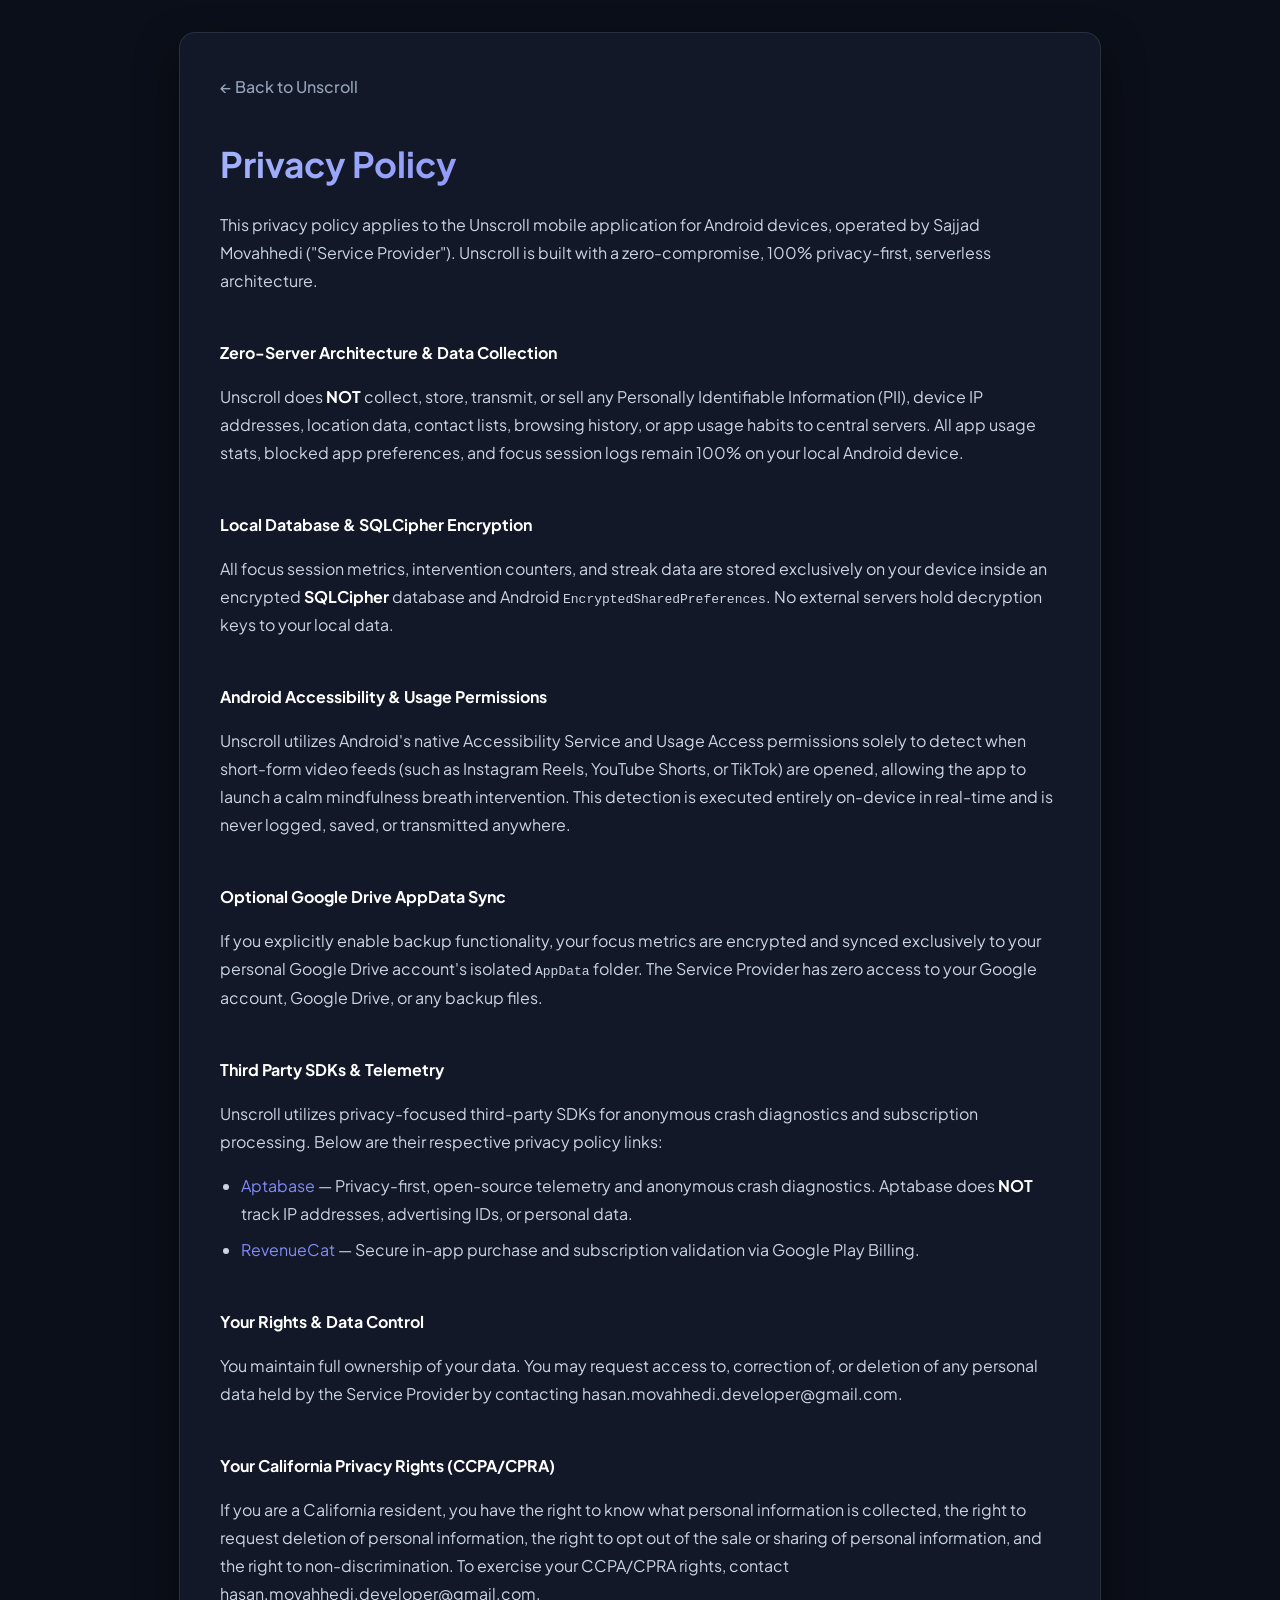
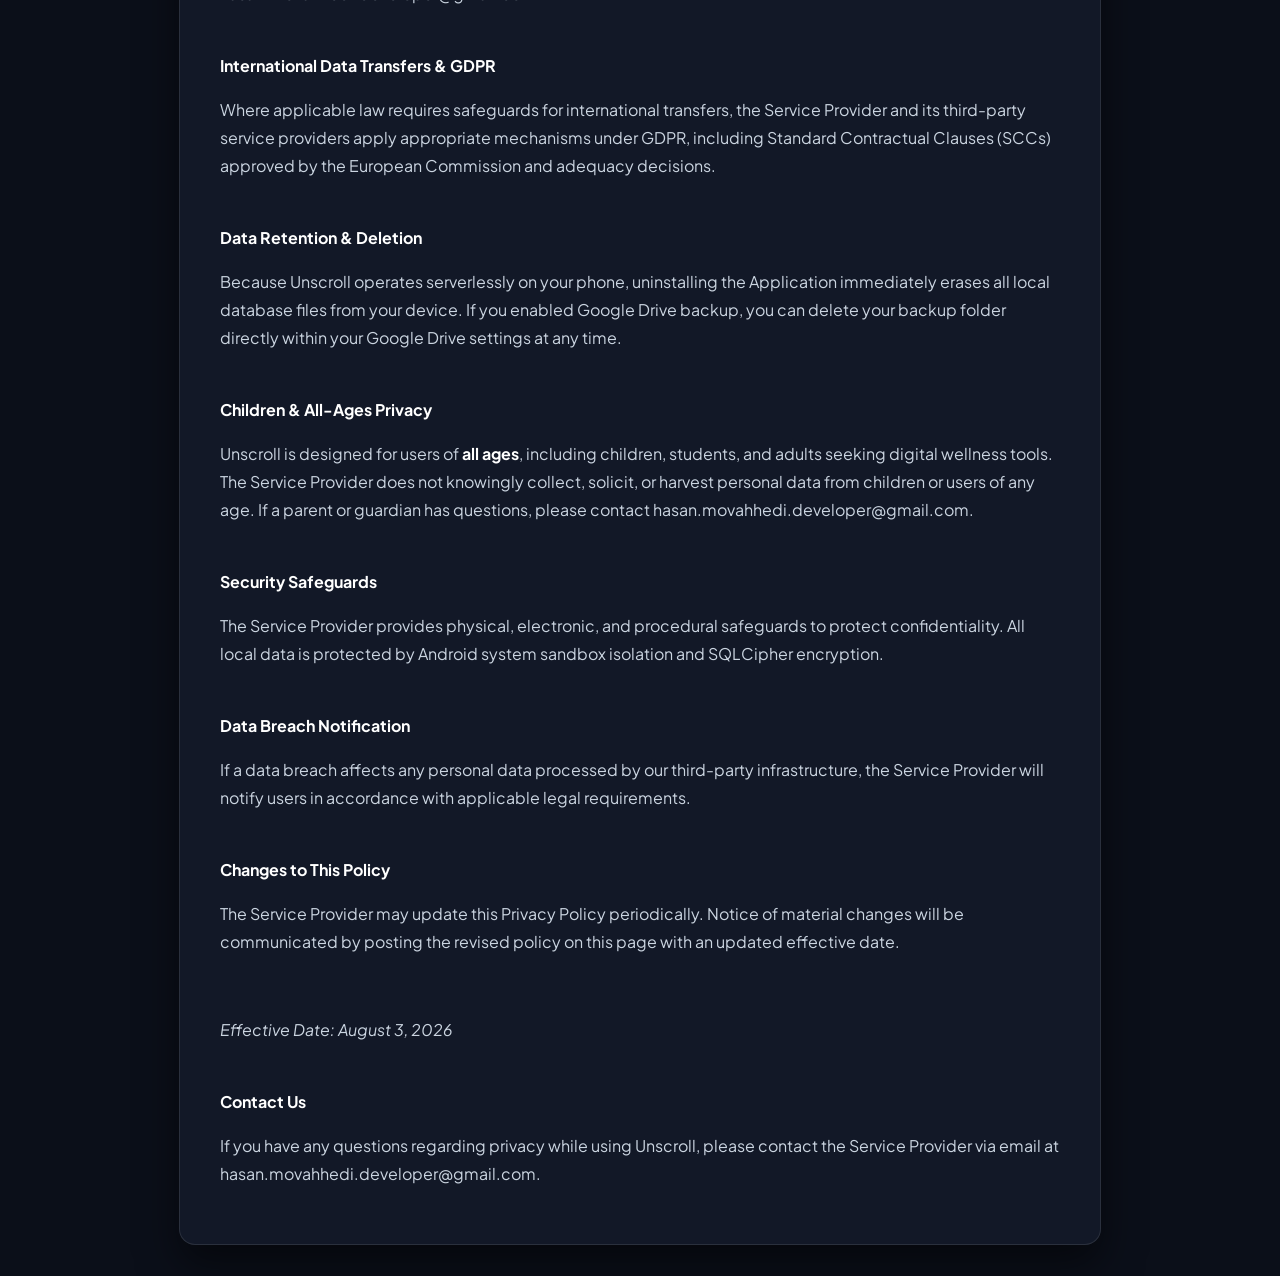
<file: privacy/index.html>
<!DOCTYPE html>
<html lang="en">

<head>
    <meta charset='utf-8'>
    <meta name='viewport' content='width=device-width, initial-scale=1.0'>
    <title>Privacy Policy | Unscroll</title>
    <link rel="canonical" href="https://hasandevx.github.io/unscroll-page/privacy/">
    <link rel="preconnect" href="https://fonts.googleapis.com">
    <link rel="preconnect" href="https://fonts.gstatic.com" crossorigin>
    <link href="https://fonts.googleapis.com/css2?family=Plus+Jakarta+Sans:wght@300;400;500;600;700&display=swap" rel="stylesheet">
    <style>
        :root {
            --bg-color: #0b0f19;
            --card-bg: rgba(22, 29, 45, 0.75);
            --text-color: #cbd5e1;
            --text-muted: #94a3b8;
            --accent-color: #6366f1;
            --border-color: rgba(255, 255, 255, 0.1);
        }

        body {
            font-family: 'Plus Jakarta Sans', sans-serif;
            background-color: var(--bg-color);
            color: var(--text-color);
            line-height: 1.75;
            padding: 2rem 1rem;
            margin: 0;
            display: flex;
            justify-content: center;
        }

        .legal-container {
            max-width: 840px;
            width: 100%;
            background: var(--card-bg);
            backdrop-filter: blur(12px);
            border: 1px solid var(--border-color);
            border-radius: 16px;
            padding: 2.5rem;
            box-shadow: 0 20px 40px rgba(0, 0, 0, 0.5);
        }

        h1, h2, h3, strong {
            color: #ffffff;
        }

        h1 {
            font-size: 2.2rem;
            margin-top: 0.5rem;
            margin-bottom: 0.5rem;
            background: linear-gradient(135deg, #a5b4fc, #6366f1);
            -webkit-background-clip: text;
            background-clip: text;
            -webkit-text-fill-color: transparent;
        }

        a {
            color: #818cf8;
            text-decoration: none;
        }

        a:hover {
            text-decoration: underline;
        }

        .back-link {
            display: inline-flex;
            align-items: center;
            gap: 0.5rem;
            margin-bottom: 1.5rem;
            color: var(--text-muted);
            font-weight: 500;
        }

        .back-link:hover {
            color: #ffffff;
        }

        ul {
            padding-left: 1.3rem;
        }

        li {
            margin-bottom: 0.5rem;
        }
    </style>
</head>

<body>
    <div class="legal-container">
        <a href="../index.html" class="back-link">&larr; Back to Unscroll</a>
        <h1>Privacy Policy</h1>
        <p>This privacy policy applies to the Unscroll mobile application for Android devices, operated by Sajjad Movahhedi ("Service Provider"). Unscroll is built with a zero-compromise, 100% privacy-first, serverless architecture.</p><br>

        <strong>Zero-Server Architecture &amp; Data Collection</strong>
        <p>Unscroll does <strong>NOT</strong> collect, store, transmit, or sell any Personally Identifiable Information (PII), device IP addresses, location data, contact lists, browsing history, or app usage habits to central servers. All app usage stats, blocked app preferences, and focus session logs remain 100% on your local Android device.</p><br>

        <strong>Local Database &amp; SQLCipher Encryption</strong>
        <p>All focus session metrics, intervention counters, and streak data are stored exclusively on your device inside an encrypted <strong>SQLCipher</strong> database and Android <code>EncryptedSharedPreferences</code>. No external servers hold decryption keys to your local data.</p><br>

        <strong>Android Accessibility &amp; Usage Permissions</strong>
        <p>Unscroll utilizes Android's native Accessibility Service and Usage Access permissions solely to detect when short-form video feeds (such as Instagram Reels, YouTube Shorts, or TikTok) are opened, allowing the app to launch a calm mindfulness breath intervention. This detection is executed entirely on-device in real-time and is never logged, saved, or transmitted anywhere.</p><br>

        <strong>Optional Google Drive AppData Sync</strong>
        <p>If you explicitly enable backup functionality, your focus metrics are encrypted and synced exclusively to your personal Google Drive account's isolated <code>AppData</code> folder. The Service Provider has zero access to your Google account, Google Drive, or any backup files.</p><br>

        <strong>Third Party SDKs &amp; Telemetry</strong>
        <p>Unscroll utilizes privacy-focused third-party SDKs for anonymous crash diagnostics and subscription processing. Below are their respective privacy policy links:</p>
        <ul>
            <li><a href="https://aptabase.com/privacy" target="_blank" rel="noopener noreferrer">Aptabase</a> — Privacy-first, open-source telemetry and anonymous crash diagnostics. Aptabase does <strong>NOT</strong> track IP addresses, advertising IDs, or personal data.</li>
            <li><a href="https://www.revenuecat.com/privacy" target="_blank" rel="noopener noreferrer">RevenueCat</a> — Secure in-app purchase and subscription validation via Google Play Billing.</li>
        </ul><br>

        <strong>Your Rights &amp; Data Control</strong>
        <p>You maintain full ownership of your data. You may request access to, correction of, or deletion of any personal data held by the Service Provider by contacting hasan.movahhedi.developer@gmail.com.</p><br>

        <strong>Your California Privacy Rights (CCPA/CPRA)</strong>
        <p>If you are a California resident, you have the right to know what personal information is collected, the right to request deletion of personal information, the right to opt out of the sale or sharing of personal information, and the right to non-discrimination. To exercise your CCPA/CPRA rights, contact hasan.movahhedi.developer@gmail.com.</p><br>

        <strong>International Data Transfers &amp; GDPR</strong>
        <p>Where applicable law requires safeguards for international transfers, the Service Provider and its third-party service providers apply appropriate mechanisms under GDPR, including Standard Contractual Clauses (SCCs) approved by the European Commission and adequacy decisions.</p><br>

        <strong>Data Retention &amp; Deletion</strong>
        <p>Because Unscroll operates serverlessly on your phone, uninstalling the Application immediately erases all local database files from your device. If you enabled Google Drive backup, you can delete your backup folder directly within your Google Drive settings at any time.</p><br>

        <strong>Children &amp; All-Ages Privacy</strong>
        <p>Unscroll is designed for users of <strong>all ages</strong>, including children, students, and adults seeking digital wellness tools. The Service Provider does not knowingly collect, solicit, or harvest personal data from children or users of any age. If a parent or guardian has questions, please contact hasan.movahhedi.developer@gmail.com.</p><br>

        <strong>Security Safeguards</strong>
        <p>The Service Provider provides physical, electronic, and procedural safeguards to protect confidentiality. All local data is protected by Android system sandbox isolation and SQLCipher encryption.</p><br>

        <strong>Data Breach Notification</strong>
        <p>If a data breach affects any personal data processed by our third-party infrastructure, the Service Provider will notify users in accordance with applicable legal requirements.</p><br>

        <strong>Changes to This Policy</strong>
        <p>The Service Provider may update this Privacy Policy periodically. Notice of material changes will be communicated by posting the revised policy on this page with an updated effective date.</p><br>
        <p><em>Effective Date: August 3, 2026</em></p><br>

        <strong>Contact Us</strong>
        <p>If you have any questions regarding privacy while using Unscroll, please contact the Service Provider via email at hasan.movahhedi.developer@gmail.com.</p>
    </div>
</body>

</html>
</file>
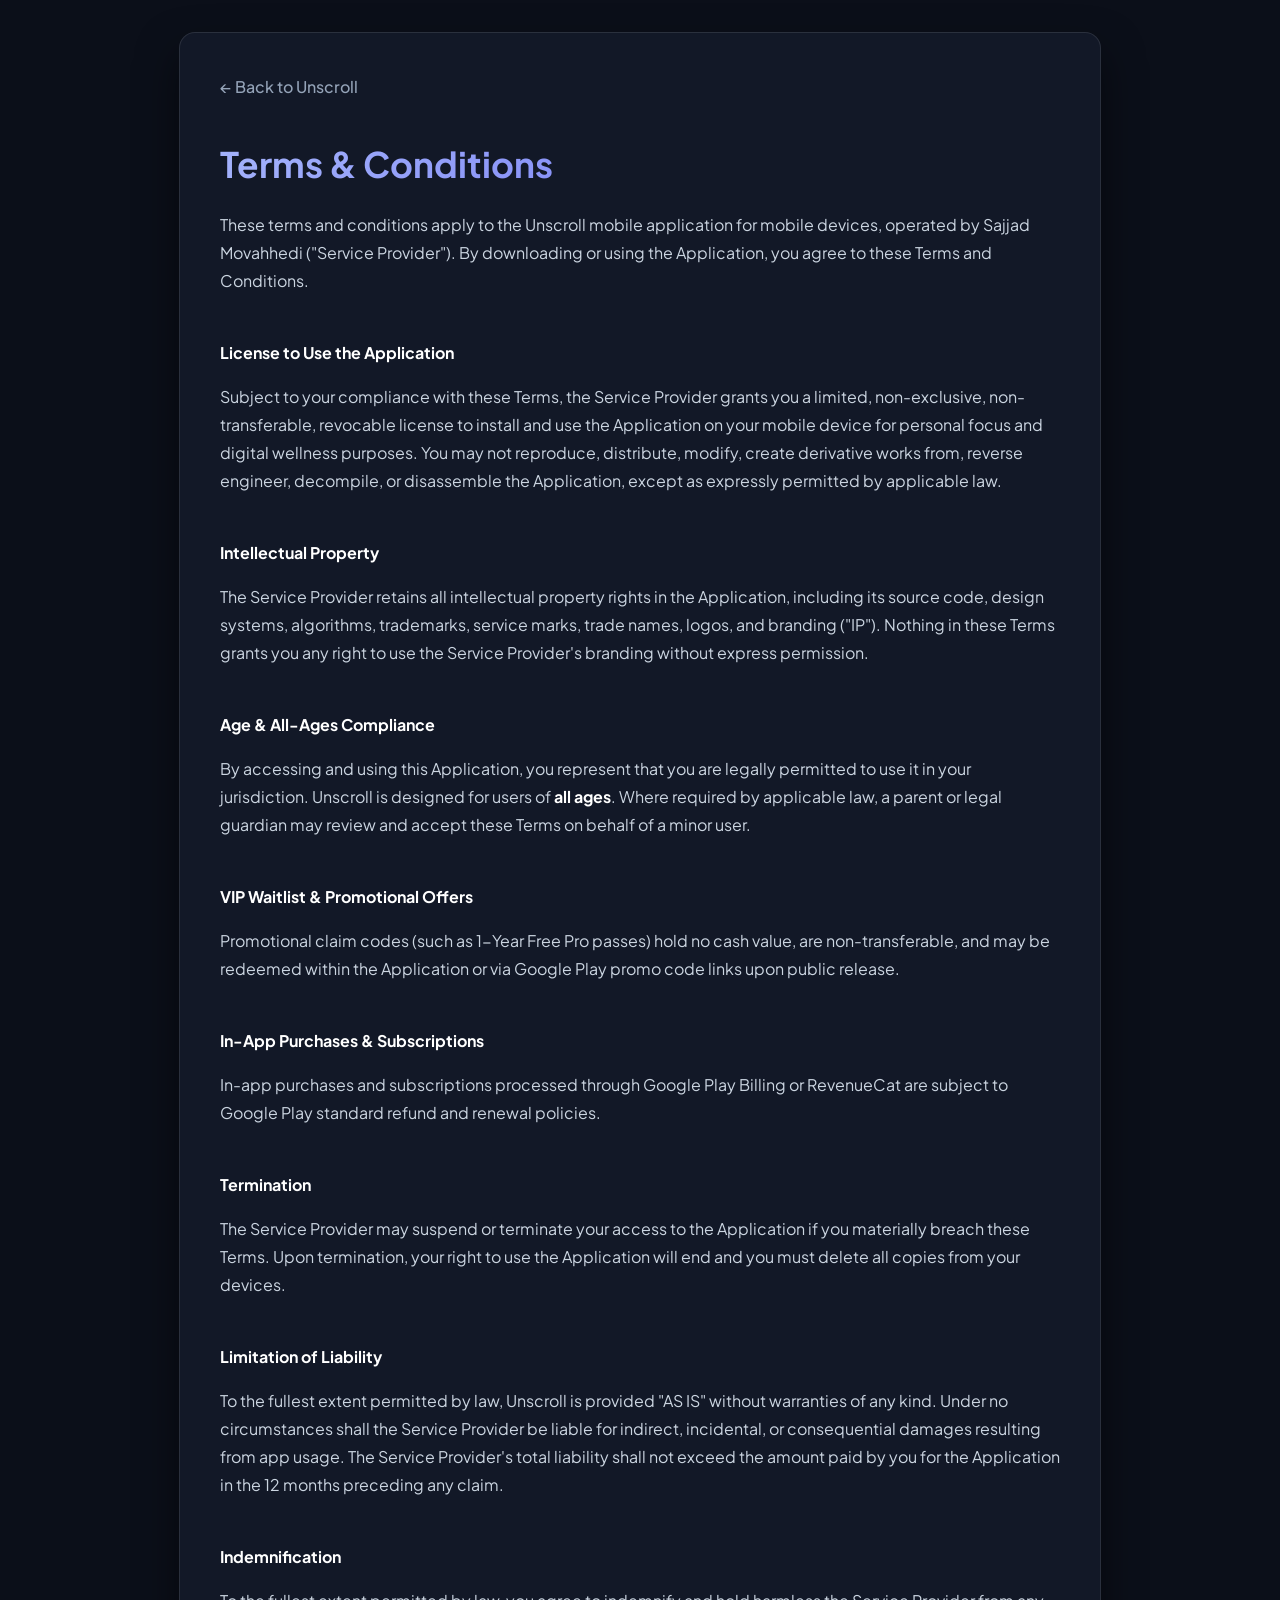
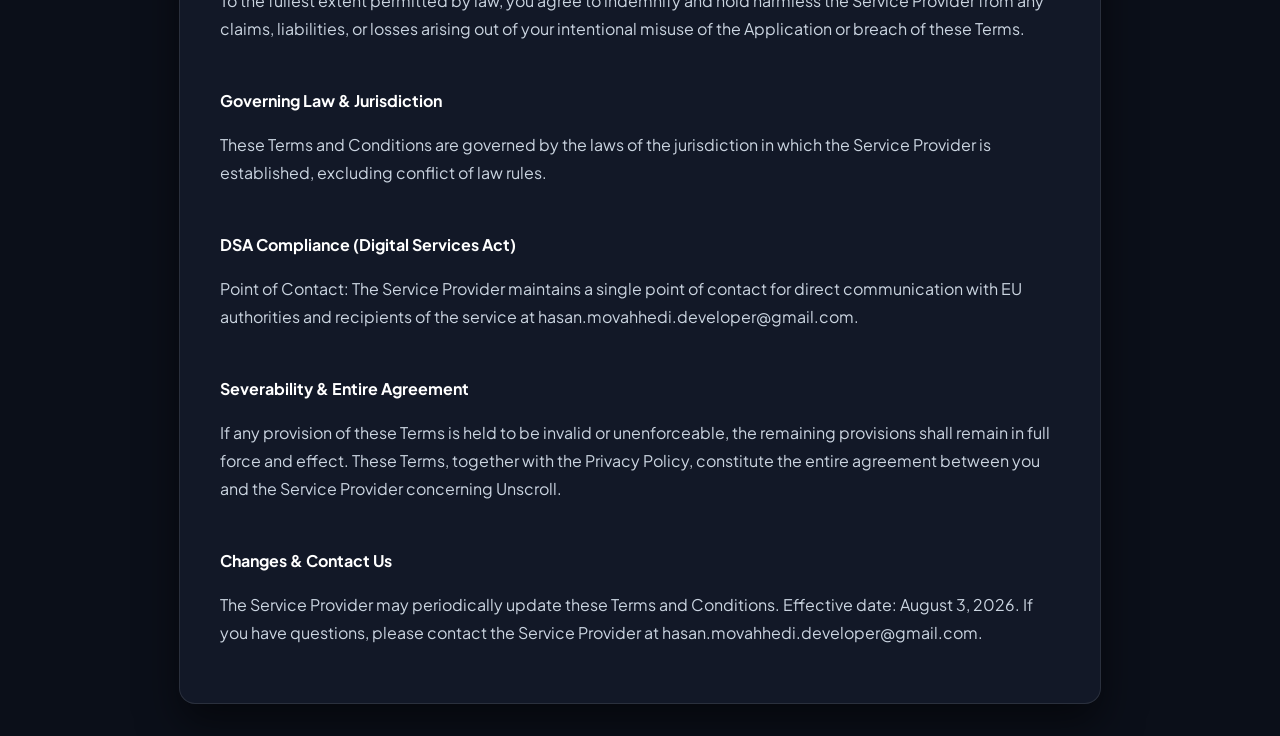
<file: terms/index.html>
<!DOCTYPE html>
<html lang="en">

<head>
    <meta charset='utf-8'>
    <meta name='viewport' content='width=device-width, initial-scale=1.0'>
    <title>Terms &amp; Conditions | Unscroll</title>
    <link rel="canonical" href="https://hasandevx.github.io/unscroll-page/terms/">
    <link rel="preconnect" href="https://fonts.googleapis.com">
    <link rel="preconnect" href="https://fonts.gstatic.com" crossorigin>
    <link href="https://fonts.googleapis.com/css2?family=Plus+Jakarta+Sans:wght@300;400;500;600;700&display=swap" rel="stylesheet">
    <style>
        :root {
            --bg-color: #0b0f19;
            --card-bg: rgba(22, 29, 45, 0.75);
            --text-color: #cbd5e1;
            --text-muted: #94a3b8;
            --accent-color: #6366f1;
            --border-color: rgba(255, 255, 255, 0.1);
        }

        body {
            font-family: 'Plus Jakarta Sans', sans-serif;
            background-color: var(--bg-color);
            color: var(--text-color);
            line-height: 1.75;
            padding: 2rem 1rem;
            margin: 0;
            display: flex;
            justify-content: center;
        }

        .legal-container {
            max-width: 840px;
            width: 100%;
            background: var(--card-bg);
            backdrop-filter: blur(12px);
            border: 1px solid var(--border-color);
            border-radius: 16px;
            padding: 2.5rem;
            box-shadow: 0 20px 40px rgba(0, 0, 0, 0.5);
        }

        h1, h2, h3, strong {
            color: #ffffff;
        }

        h1 {
            font-size: 2.2rem;
            margin-top: 0.5rem;
            margin-bottom: 0.5rem;
            background: linear-gradient(135deg, #a5b4fc, #6366f1);
            -webkit-background-clip: text;
            background-clip: text;
            -webkit-text-fill-color: transparent;
        }

        a {
            color: #818cf8;
            text-decoration: none;
        }

        a:hover {
            text-decoration: underline;
        }

        .back-link {
            display: inline-flex;
            align-items: center;
            gap: 0.5rem;
            margin-bottom: 1.5rem;
            color: var(--text-muted);
            font-weight: 500;
        }

        .back-link:hover {
            color: #ffffff;
        }

        ul {
            padding-left: 1.3rem;
        }

        li {
            margin-bottom: 0.5rem;
        }
    </style>
</head>

<body>
    <div class="legal-container">
        <a href="../index.html" class="back-link">&larr; Back to Unscroll</a>
        <h1>Terms &amp; Conditions</h1>
        <p>These terms and conditions apply to the Unscroll mobile application for mobile devices, operated by Sajjad Movahhedi ("Service Provider"). By downloading or using the Application, you agree to these Terms and Conditions.</p><br>

        <strong>License to Use the Application</strong>
        <p>Subject to your compliance with these Terms, the Service Provider grants you a limited, non-exclusive, non-transferable, revocable license to install and use the Application on your mobile device for personal focus and digital wellness purposes. You may not reproduce, distribute, modify, create derivative works from, reverse engineer, decompile, or disassemble the Application, except as expressly permitted by applicable law.</p><br>

        <strong>Intellectual Property</strong>
        <p>The Service Provider retains all intellectual property rights in the Application, including its source code, design systems, algorithms, trademarks, service marks, trade names, logos, and branding ("IP"). Nothing in these Terms grants you any right to use the Service Provider's branding without express permission.</p><br>

        <strong>Age &amp; All-Ages Compliance</strong>
        <p>By accessing and using this Application, you represent that you are legally permitted to use it in your jurisdiction. Unscroll is designed for users of <strong>all ages</strong>. Where required by applicable law, a parent or legal guardian may review and accept these Terms on behalf of a minor user.</p><br>

        <strong>VIP Waitlist &amp; Promotional Offers</strong>
        <p>Promotional claim codes (such as 1-Year Free Pro passes) hold no cash value, are non-transferable, and may be redeemed within the Application or via Google Play promo code links upon public release.</p><br>

        <strong>In-App Purchases &amp; Subscriptions</strong>
        <p>In-app purchases and subscriptions processed through Google Play Billing or RevenueCat are subject to Google Play standard refund and renewal policies.</p><br>

        <strong>Termination</strong>
        <p>The Service Provider may suspend or terminate your access to the Application if you materially breach these Terms. Upon termination, your right to use the Application will end and you must delete all copies from your devices.</p><br>

        <strong>Limitation of Liability</strong>
        <p>To the fullest extent permitted by law, Unscroll is provided "AS IS" without warranties of any kind. Under no circumstances shall the Service Provider be liable for indirect, incidental, or consequential damages resulting from app usage. The Service Provider's total liability shall not exceed the amount paid by you for the Application in the 12 months preceding any claim.</p><br>

        <strong>Indemnification</strong>
        <p>To the fullest extent permitted by law, you agree to indemnify and hold harmless the Service Provider from any claims, liabilities, or losses arising out of your intentional misuse of the Application or breach of these Terms.</p><br>

        <strong>Governing Law &amp; Jurisdiction</strong>
        <p>These Terms and Conditions are governed by the laws of the jurisdiction in which the Service Provider is established, excluding conflict of law rules.</p><br>

        <strong>DSA Compliance (Digital Services Act)</strong>
        <p>Point of Contact: The Service Provider maintains a single point of contact for direct communication with EU authorities and recipients of the service at hasan.movahhedi.developer@gmail.com.</p><br>

        <strong>Severability &amp; Entire Agreement</strong>
        <p>If any provision of these Terms is held to be invalid or unenforceable, the remaining provisions shall remain in full force and effect. These Terms, together with the Privacy Policy, constitute the entire agreement between you and the Service Provider concerning Unscroll.</p><br>

        <strong>Changes &amp; Contact Us</strong>
        <p>The Service Provider may periodically update these Terms and Conditions. Effective date: August 3, 2026. If you have questions, please contact the Service Provider at hasan.movahhedi.developer@gmail.com.</p>
    </div>
</body>

</html>
</file>
